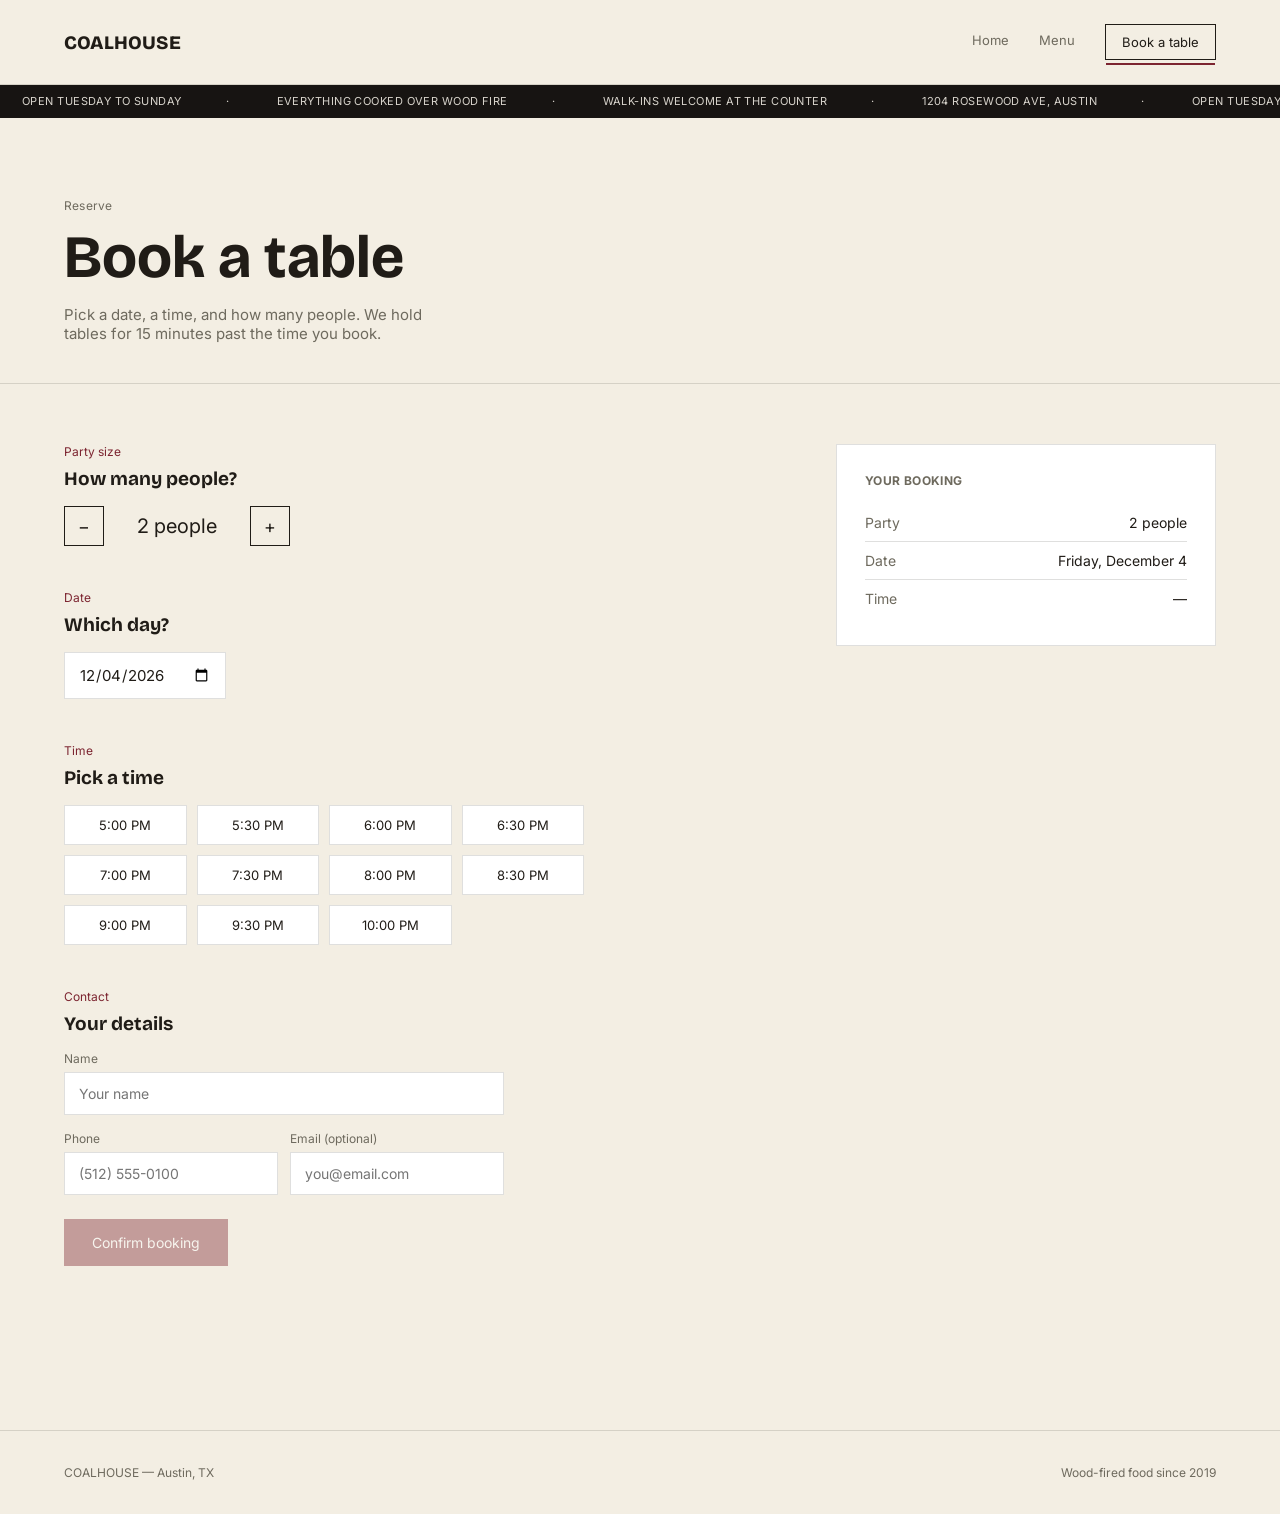
<file: book.html>
<!DOCTYPE html>
<html lang="en">
<head>
<meta charset="UTF-8">
<meta name="viewport" content="width=device-width, initial-scale=1.0">
<title>Book a table — COALHOUSE</title>
<link rel="stylesheet" href="styles.css">
</head>
<body>

<div class="topbar">
  <nav>
    <a class="mark" href="index.html">COALHOUSE</a>
    <div class="links">
      <a href="index.html">Home</a>
      <a href="menu.html">Menu</a>
      <a href="book.html" class="cta active">Book a table</a>
    </div>
  </nav>
  <div class="ticker">
    <div class="ticker-track">
      <span>OPEN TUESDAY TO SUNDAY</span><span>·</span>
      <span>EVERYTHING COOKED OVER WOOD FIRE</span><span>·</span>
      <span>WALK-INS WELCOME AT THE COUNTER</span><span>·</span>
      <span>1204 ROSEWOOD AVE, AUSTIN</span><span>·</span>
      <span>OPEN TUESDAY TO SUNDAY</span><span>·</span>
      <span>EVERYTHING COOKED OVER WOOD FIRE</span><span>·</span>
      <span>WALK-INS WELCOME AT THE COUNTER</span><span>·</span>
      <span>1204 ROSEWOOD AVE, AUSTIN</span><span>·</span>
    </div>
  </div>
</div>

<div class="pagehead">
  <div class="label">Reserve</div>
  <h1>Book a table</h1>
  <p>Pick a date, a time, and how many people. We hold tables for 15 minutes past the time you book.</p>
</div>

<div id="bookView">
<form class="book-wrap" id="bookForm">
  <div>
    <div class="book-step">
      <div class="stepnum">Party size</div>
      <h3>How many people?</h3>
      <div class="party-stepper">
        <button type="button" id="minus">−</button>
        <div class="party-count" id="partyCount">2 people</div>
        <button type="button" id="plus">+</button>
      </div>
    </div>

    <div class="book-step">
      <div class="stepnum">Date</div>
      <h3>Which day?</h3>
      <input type="date" class="date-input" id="dateInput" required>
    </div>

    <div class="book-step">
      <div class="stepnum">Time</div>
      <h3>Pick a time</h3>
      <div class="time-grid" id="timeGrid"></div>
    </div>

    <div class="book-step">
      <div class="stepnum">Contact</div>
      <h3>Your details</h3>
      <div class="field">
        <label>Name</label>
        <input type="text" id="nameInput" required placeholder="Your name">
      </div>
      <div class="field-row">
        <div class="field">
          <label>Phone</label>
          <input type="tel" id="phoneInput" required placeholder="(512) 555-0100">
        </div>
        <div class="field">
          <label>Email (optional)</label>
          <input type="email" id="emailInput" placeholder="you@email.com">
        </div>
      </div>
      <button type="submit" class="book-submit" id="submitBtn" disabled>Confirm booking</button>
    </div>
  </div>

  <div class="summary">
    <h4>YOUR BOOKING</h4>
    <div id="summaryBody">
      <div class="summary-empty">Fill in the details to see your booking here.</div>
    </div>
  </div>
</form>
</div>

<div class="confirm-panel" id="confirmPanel">
  <div class="big">You're booked, <span id="confirmName"></span>.</div>
  <p>We've saved your table. A text will come to your phone to confirm 2 hours before your reservation. Call (512) 555-0142 if your plans change.</p>
  <div class="confirm-detail" id="confirmDetail"></div>
  <a class="btn dark" href="index.html">Back to home</a>
</div>

<footer>
  <div>COALHOUSE — Austin, TX</div>
  <div>Wood-fired food since 2019</div>
</footer>

<script>
  // party size stepper
  let party = 2;
  const partyCountEl = document.getElementById('partyCount');
  function renderParty(){
    partyCountEl.textContent = party + (party === 1 ? ' person' : ' people');
  }
  document.getElementById('minus').addEventListener('click', ()=>{
    if(party > 1){ party--; renderParty(); updateSummary(); }
  });
  document.getElementById('plus').addEventListener('click', ()=>{
    if(party < 12){ party++; renderParty(); updateSummary(); }
  });
  renderParty();

  // date: default to today, min today
  const dateInput = document.getElementById('dateInput');
  const today = new Date();
  const iso = today.toISOString().split('T')[0];
  dateInput.min = iso;
  dateInput.value = iso;
  dateInput.addEventListener('change', updateSummary);

  // time slots 5:00pm - 10:30pm
  const timeGrid = document.getElementById('timeGrid');
  const slots = [];
  for(let h=17; h<=22; h++){
    ['00','30'].forEach(m=>{
      if(h === 22 && m === '30') return;
      const hour12 = h > 12 ? h - 12 : h;
      slots.push(`${hour12}:${m} ${h >= 12 ? 'PM' : 'AM'}`);
    });
  }
  let selectedTime = null;
  slots.forEach(t=>{
    const btn = document.createElement('button');
    btn.type = 'button';
    btn.className = 'time-slot';
    btn.textContent = t;
    btn.addEventListener('click', ()=>{
      document.querySelectorAll('.time-slot').forEach(b=>b.classList.remove('selected'));
      btn.classList.add('selected');
      selectedTime = t;
      updateSummary();
    });
    timeGrid.appendChild(btn);
  });

  const nameInput = document.getElementById('nameInput');
  const phoneInput = document.getElementById('phoneInput');
  const submitBtn = document.getElementById('submitBtn');
  const summaryBody = document.getElementById('summaryBody');

  function formatDate(val){
    if(!val) return null;
    const d = new Date(val + 'T00:00:00');
    return d.toLocaleDateString('en-US', { weekday:'long', month:'long', day:'numeric' });
  }

  function updateSummary(){
    const d = formatDate(dateInput.value);
    const rows = [];
    rows.push(`<div class="summary-row"><div class="k">Party</div><div>${party} ${party===1?'person':'people'}</div></div>`);
    rows.push(`<div class="summary-row"><div class="k">Date</div><div>${d || '—'}</div></div>`);
    rows.push(`<div class="summary-row"><div class="k">Time</div><div>${selectedTime || '—'}</div></div>`);
    summaryBody.innerHTML = rows.join('');
    checkReady();
  }

  function checkReady(){
    const ready = dateInput.value && selectedTime && nameInput.value.trim() && phoneInput.value.trim();
    submitBtn.disabled = !ready;
  }
  [nameInput, phoneInput].forEach(el=> el.addEventListener('input', checkReady));

  updateSummary();

  document.getElementById('bookForm').addEventListener('submit', (e)=>{
    e.preventDefault();
    document.getElementById('bookView').style.display = 'none';
    document.getElementById('confirmName').textContent = nameInput.value.trim();
    document.getElementById('confirmDetail').innerHTML = `
      <div><span>Party</span><span>${party} ${party===1?'person':'people'}</span></div>
      <div><span>Date</span><span>${formatDate(dateInput.value)}</span></div>
      <div><span>Time</span><span>${selectedTime}</span></div>
      <div><span>Phone</span><span>${phoneInput.value.trim()}</span></div>
    `;
    document.getElementById('confirmPanel').classList.add('show');
  });
</script>

</body>
</html>
</file>
<file: styles.css>
@import url('https://fonts.googleapis.com/css2?family=Bricolage+Grotesque:opsz,wght@12..96,400..900&family=Inter:wght@400;500;600&display=swap');

:root{
  --bg:#f3eee3;
  --ink:#201c17;
  --dim:#6e6a5e;
  --wine:#7c2430;
  --line:rgba(32,28,23,0.14);
  --dark:#171412;
}
*{margin:0;padding:0;box-sizing:border-box;}
html{scroll-behavior:smooth;}
@media (prefers-reduced-motion: reduce){ html{scroll-behavior:auto;} }
body{background:var(--bg);color:var(--ink);font-family:'Inter',sans-serif;overflow-x:hidden;}
a{color:inherit;text-decoration:none;}
img{max-width:100%;display:block;}
::selection{background:var(--wine);color:#fff;}

h1,h2,h3{font-family:'Bricolage Grotesque',sans-serif;font-weight:700;}

/* ---------- NAV ---------- */
.topbar{position:sticky;top:0;z-index:50;background:var(--bg);}
nav{
  display:flex;justify-content:space-between;align-items:center;
  padding:24px 5vw;font-size:13px;border-bottom:1px solid var(--line);
}
nav .mark{font-family:'Bricolage Grotesque',sans-serif;font-weight:800;font-size:19px;letter-spacing:0.01em;}
nav .links{display:flex;gap:30px;align-items:center;}
nav .links a{color:var(--dim);position:relative;padding-bottom:4px;transition:color .2s ease;}
nav .links a:hover{color:var(--ink);}
nav .links a.active{color:var(--ink);}
nav .links a.active::after{
  content:"";position:absolute;left:0;right:0;bottom:-6px;height:2px;background:var(--wine);
}
nav .links a.cta{
  border:1px solid var(--ink);padding:9px 16px;color:var(--ink);
}
nav .links a.cta:hover{background:var(--ink);color:var(--bg);}
@media (max-width:680px){ nav .links{gap:16px;font-size:12px;} nav .links a.cta{padding:7px 12px;} }

/* ---------- TICKER ---------- */
.ticker{
  overflow:hidden;white-space:nowrap;border-bottom:1px solid var(--line);
  background:var(--dark);color:#d8d4cc;font-size:11px;letter-spacing:0.04em;
}
.ticker-track{display:inline-block;padding:9px 0;animation:tick 28s linear infinite;}
.ticker-track span{margin:0 22px;}
@keyframes tick{ from{transform:translateX(0);} to{transform:translateX(-50%);} }
@media (prefers-reduced-motion: reduce){ .ticker-track{animation:none;} }

/* ---------- generic section ---------- */
section{padding:100px 5vw;}
.label{font-size:12px;color:var(--dim);margin-bottom:18px;letter-spacing:0.02em;}

/* ---------- HERO (home) ---------- */
.hero{
  position:relative;min-height:82svh;
  display:flex;flex-direction:column;justify-content:flex-end;
  padding:0 5vw 56px;background-color:var(--dark);
  background-size:cover;background-position:center;
}
.spotlight{position:absolute;inset:0;pointer-events:none;
  background:radial-gradient(circle 260px at var(--mx,50%) var(--my,40%), rgba(255,255,255,0.10), transparent 70%);}
.hero-inner{position:relative;z-index:2;}
h1.wordmark{
  font-weight:800;font-size:clamp(56px, 12vw, 168px);line-height:0.86;letter-spacing:-0.01em;color:#fff;
}
h1.wordmark span{display:inline-block;transition:transform .3s cubic-bezier(.2,.8,.2,1);}
.hero-sub{margin-top:16px;font-size:16px;color:#d8d4cc;max-width:32ch;}
.hero-bottom{
  position:relative;z-index:2;display:flex;justify-content:space-between;align-items:flex-end;
  margin-top:40px;border-top:1px solid rgba(255,255,255,0.2);padding-top:14px;
  font-size:12px;color:#d8d4cc;
}
.scroll-cue{display:flex;align-items:center;gap:9px;}
.scroll-cue .dot{width:6px;height:6px;border-radius:50%;background:#e8a0a8;animation:pulse 2s ease-in-out infinite;}
@keyframes pulse{0%,100%{opacity:.4;}50%{opacity:1;}}

/* ---------- small page header (menu/book) ---------- */
.pagehead{padding:80px 5vw 40px;border-bottom:1px solid var(--line);}
.pagehead .label{margin-bottom:8px;}
.pagehead h1{font-size:clamp(34px,5vw,60px);}
.pagehead p{color:var(--dim);margin-top:12px;max-width:44ch;font-size:15px;}

/* ---------- FOOD grid ---------- */
.food-head h2{font-size:clamp(28px,3.6vw,46px);max-width:16ch;margin-bottom:50px;}
.food-grid{display:grid;grid-template-columns:1.3fr 1fr;gap:20px;}
.food-photo{position:relative;overflow:hidden;aspect-ratio:4/5;background:#e7e2d6;}
.food-photo img{width:100%;height:100%;object-fit:cover;transform:scale(1.02);transition:transform .6s cubic-bezier(.2,.8,.2,1);}
.food-photo:hover img{transform:scale(1.09);}
.food-photo .cap{position:absolute;left:0;right:0;bottom:0;padding:18px;
  background:linear-gradient(0deg, rgba(0,0,0,0.6), transparent);font-size:14px;color:#fff;}
@media (max-width:760px){ .food-grid{grid-template-columns:1fr;} }
.teaser-link{display:inline-block;margin-top:34px;font-size:14px;border-bottom:1px solid var(--ink);padding-bottom:2px;}

/* ---------- MENU categories ---------- */
.tabs{display:flex;gap:10px;flex-wrap:wrap;padding:32px 5vw 0;}
.tab{padding:9px 16px;border:1px solid var(--line);font-size:13px;color:var(--dim);cursor:pointer;background:none;font-family:'Inter',sans-serif;}
.tab.active{border-color:var(--ink);color:var(--ink);background:#fff;}
.menu-category{padding:56px 5vw 10px;}
.menu-category h3{font-size:22px;margin-bottom:26px;}
.item{display:grid;grid-template-columns:1fr auto;align-items:baseline;padding:18px 0;border-top:1px solid var(--line);gap:20px;}
.item:last-child{border-bottom:1px solid var(--line);}
.item .name{font-size:17px;}
.item .desc{color:var(--dim);font-size:13px;margin-top:4px;}
.item .price{color:var(--wine);font-weight:600;white-space:nowrap;}

/* ---------- PLACE / photo band ---------- */
.place{position:relative;padding:0;min-height:64vh;display:flex;align-items:flex-end;background:var(--dark);}
.place img{position:absolute;inset:0;width:100%;height:100%;object-fit:cover;z-index:0;}
.place::before{content:"";position:absolute;inset:0;z-index:1;
  background:linear-gradient(0deg, rgba(15,12,10,0.95), rgba(15,12,10,0.35));}
.place-inner{position:relative;z-index:2;padding:70px 5vw;width:100%;
  display:grid;grid-template-columns:1fr 1fr;gap:6vw;color:#fff;}
.place h2{font-size:clamp(28px,3.6vw,46px);margin-bottom:20px;}
.place-block{margin-bottom:16px;font-size:15px;color:#d8d4cc;line-height:1.6;}
.place-block b{color:#fff;display:block;font-size:12px;margin-bottom:4px;font-weight:500;}
.btn{
  display:inline-block;padding:14px 24px;border:1px solid #fff;font-size:13px;background:none;color:#fff;
  cursor:pointer;position:relative;overflow:hidden;font-family:'Inter',sans-serif;
}
.btn::before{content:"";position:absolute;inset:0;background:var(--wine);
  transform:translateX(-100%);transition:transform .3s ease;z-index:-1;}
.btn:hover::before{transform:translateX(0);}
.btn.dark{border-color:var(--ink);color:var(--ink);}
.btn.dark::before{background:var(--wine);}
.btn.dark:hover{color:#fff;}
@media (max-width:760px){ .place-inner{grid-template-columns:1fr;} }

footer{
  padding:34px 5vw;display:flex;justify-content:space-between;
  border-top:1px solid var(--line);font-size:12px;color:var(--dim);flex-wrap:wrap;gap:10px;
}

/* ---------- BOOKING PAGE ---------- */
.book-wrap{padding:60px 5vw 120px;display:grid;grid-template-columns:1fr 380px;gap:8vw;}
@media (max-width:900px){ .book-wrap{grid-template-columns:1fr;} }

.book-step{margin-bottom:44px;}
.book-step .stepnum{font-size:12px;color:var(--wine);margin-bottom:8px;}
.book-step h3{font-size:19px;margin-bottom:16px;}

.party-stepper{display:flex;align-items:center;gap:18px;}
.party-stepper button{
  width:40px;height:40px;border:1px solid var(--ink);background:none;font-size:18px;cursor:pointer;
  font-family:'Inter',sans-serif;color:var(--ink);
}
.party-stepper button:hover{background:var(--ink);color:var(--bg);}
.party-count{font-size:20px;min-width:110px;text-align:center;}

.date-input{
  padding:12px 14px;border:1px solid var(--line);background:#fff;font-family:'Inter',sans-serif;
  font-size:15px;color:var(--ink);
}

.time-grid{display:grid;grid-template-columns:repeat(4,1fr);gap:10px;max-width:520px;}
.time-slot{
  padding:11px 6px;border:1px solid var(--line);background:#fff;text-align:center;font-size:13px;
  cursor:pointer;font-family:'Inter',sans-serif;color:var(--ink);
}
.time-slot:hover{border-color:var(--ink);}
.time-slot.selected{background:var(--ink);color:var(--bg);border-color:var(--ink);}
@media (max-width:480px){ .time-grid{grid-template-columns:repeat(3,1fr);} }

.field{margin-bottom:16px;max-width:440px;}
.field label{display:block;font-size:12px;color:var(--dim);margin-bottom:6px;}
.field input{
  width:100%;padding:12px 14px;border:1px solid var(--line);background:#fff;
  font-family:'Inter',sans-serif;font-size:14px;color:var(--ink);
}
.field-row{display:grid;grid-template-columns:1fr 1fr;gap:12px;max-width:440px;}

.book-submit{
  padding:15px 28px;background:var(--wine);color:#fff;border:none;font-size:14px;cursor:pointer;
  font-family:'Inter',sans-serif;margin-top:8px;
}
.book-submit:hover{opacity:0.92;}
.book-submit:disabled{opacity:0.4;cursor:not-allowed;}

.summary{
  background:#fff;border:1px solid var(--line);padding:28px;height:fit-content;position:sticky;top:100px;
}
.summary h4{font-size:12px;color:var(--dim);margin-bottom:16px;letter-spacing:0.03em;}
.summary-row{display:flex;justify-content:space-between;padding:10px 0;border-top:1px solid var(--line);font-size:14px;}
.summary-row:first-of-type{border-top:none;}
.summary-row .k{color:var(--dim);}
.summary-empty{color:var(--dim);font-size:13px;}

.confirm-panel{display:none;text-align:left;padding:40px 5vw 120px;max-width:520px;}
.confirm-panel.show{display:block;}
.confirm-panel .big{font-size:30px;margin-bottom:12px;}
.confirm-panel p{color:var(--dim);font-size:15px;line-height:1.7;margin-bottom:24px;}
.confirm-detail{border:1px solid var(--line);background:#fff;padding:22px;margin-bottom:24px;}
.confirm-detail div{display:flex;justify-content:space-between;padding:8px 0;font-size:14px;border-top:1px solid var(--line);}
.confirm-detail div:first-child{border-top:none;}
</file>
